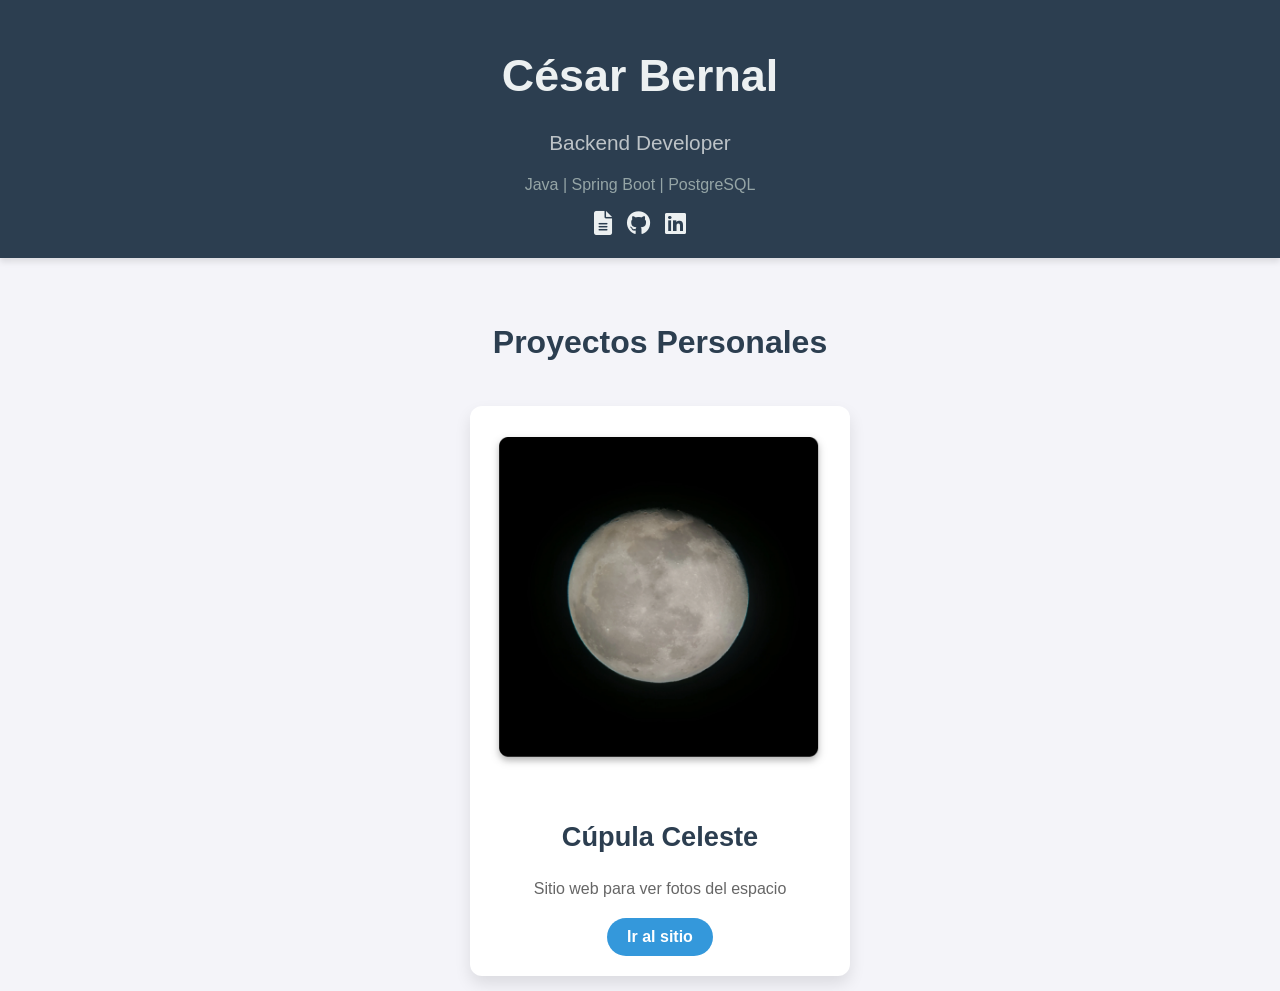
<file: index.html>
<!DOCTYPE html>
<html lang="es">
<head>
    <meta charset="UTF-8">
    <meta name="viewport" content="width=device-width, initial-scale=1.0">
    <link rel="stylesheet" href="/css/style.css">
    <link rel="stylesheet" href="https://cdnjs.cloudflare.com/ajax/libs/font-awesome/6.0.0-beta3/css/all.min.css">
    <title>César Bernal - Portfolio</title>
</head>
<body>
    <header>
        <h1>César Bernal</h1>
        <p class="subtitle">Backend Developer</p>
        <p class="tech-stack">Java | Spring Boot | PostgreSQL</p>
        <div class="header-links">
            <a href="/pdf/CV- Cesar Bernal Spanish.pdf" target="_blank" title="CV"><i class="fas fa-file-alt"></i></a>
            <a href="https://github.com/Cesar-64bit" target="_blank" title="GitHub"><i class="fab fa-github"></i></a>
            <a href="https://www.linkedin.com/in/c%C3%A9sar-bernal-a9473924a/" target="_blank" title="LinkedIn"><i class="fab fa-linkedin"></i></a>
        </div>
    </header>

    <main>
        <section class="portfolio">
            <h2>Proyectos Personales</h2>
            <div class="project-card">
                <img src="img/Captura.PNG" alt="Cúpula Celeste" class="project-image">
                <h3>Cúpula Celeste</h3>
                <p class="project-description">Sitio web para ver fotos del espacio</p>
                <a href="https://cupula-celeste.com/" target="_blank" class="button">Ir al sitio</a>
            </div>
        </section>
    </main>
</body>
</html>
</file>
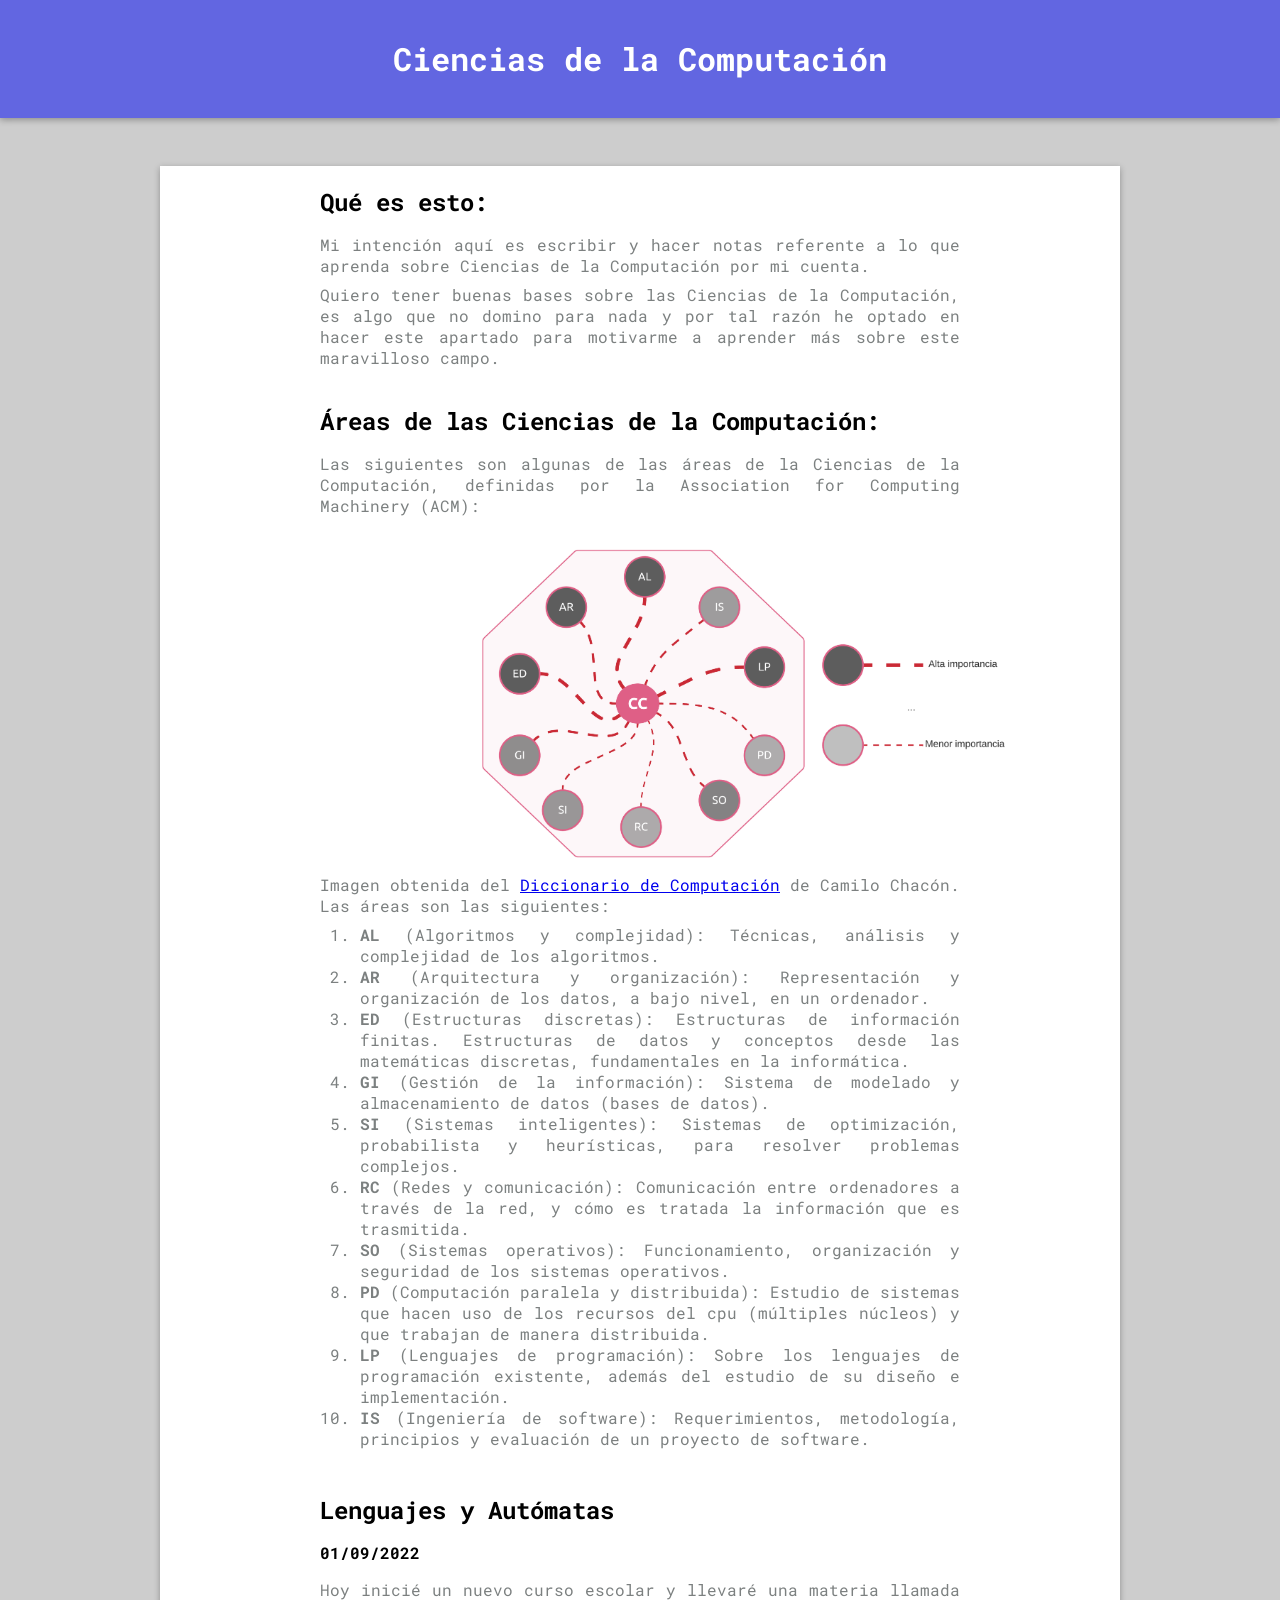
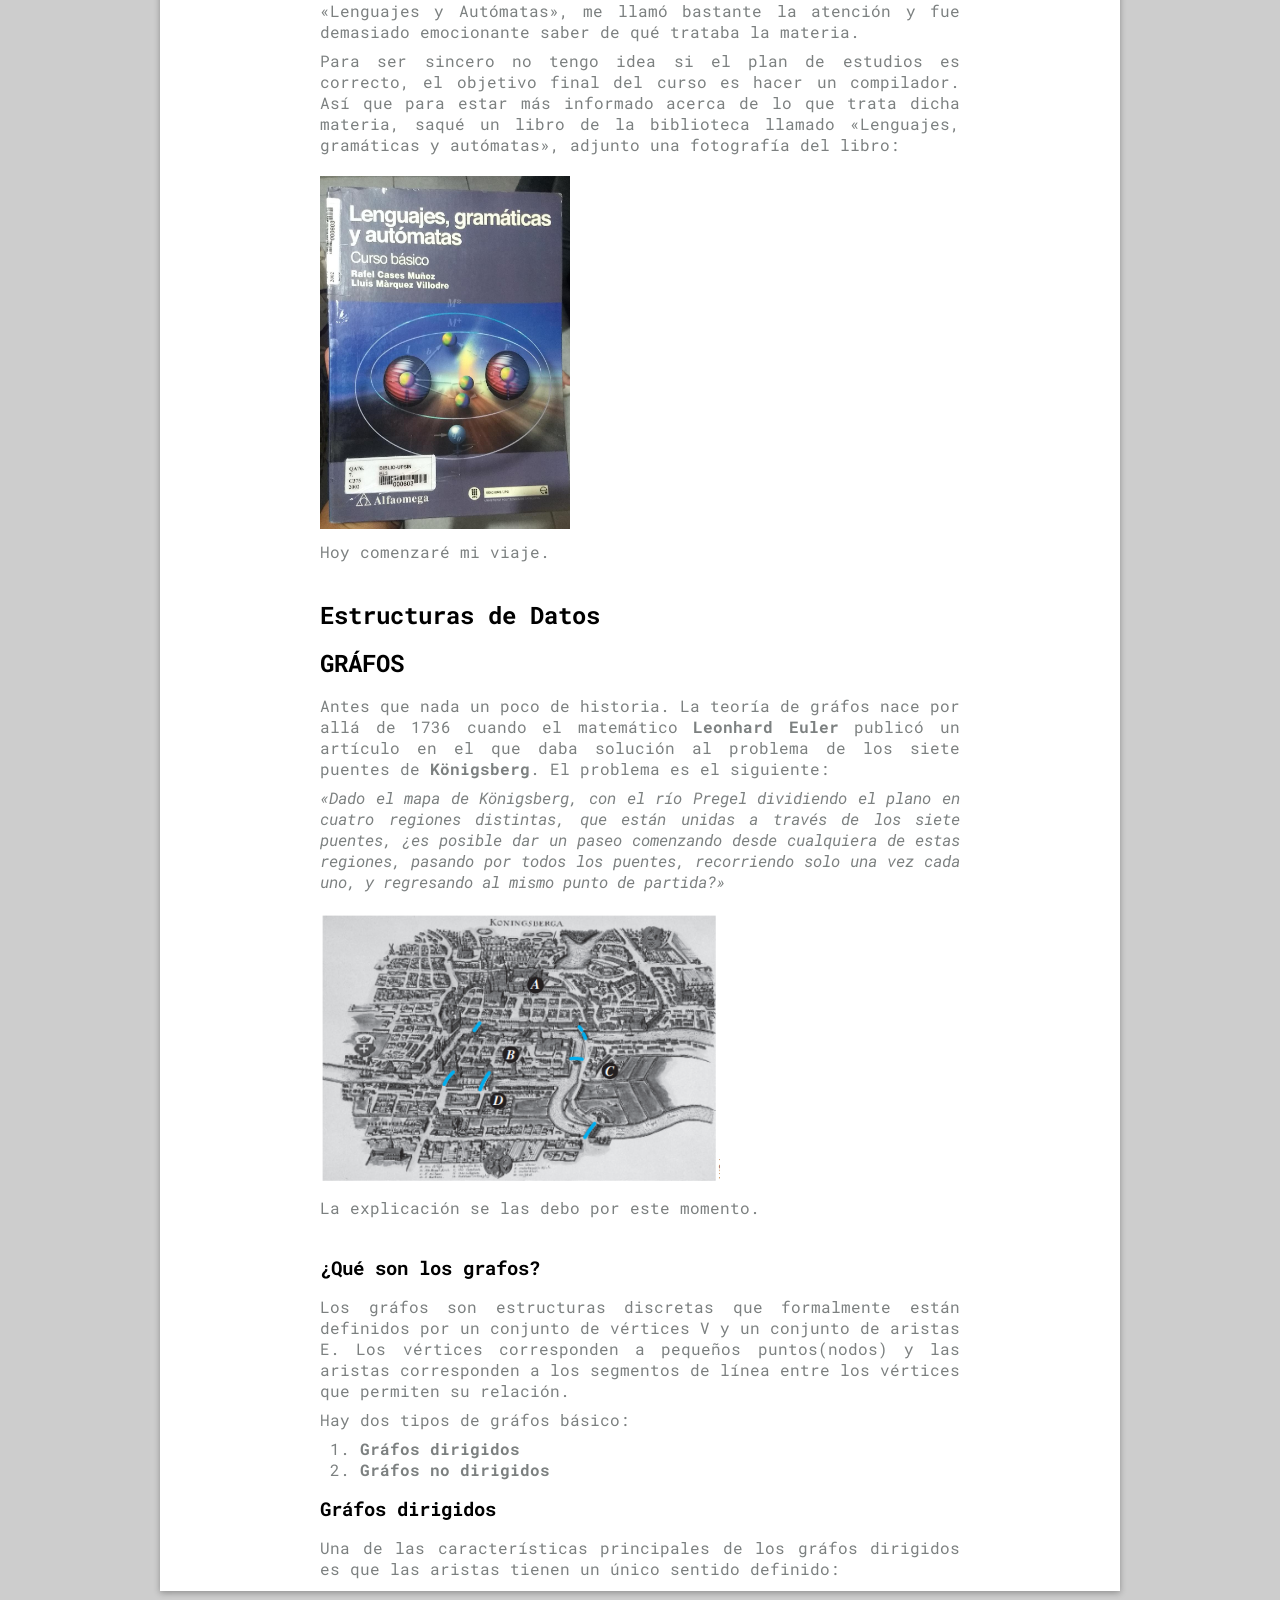
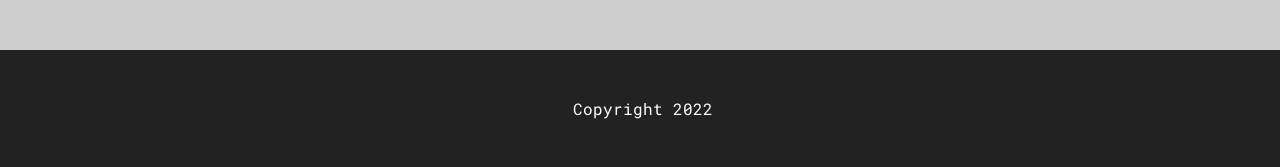
<file: CienciasComputacion.html>
<!DOCTYPE html>
<html lang="en">
<head>
    <title>Mi Bitacora CS</title>
    <link rel="stylesheet" href="css/cc.css">
    <link rel="preconnect" href="https://fonts.googleapis.com">
    <link rel="preconnect" href="https://fonts.gstatic.com" crossorigin>
    <link href="https://fonts.googleapis.com/css2?family=Roboto+Mono:wght@400;700&display=swap" rel="stylesheet">
</head>
<body>
    <header id="titulo">
        <h1>Ciencias de la Computación</h1>
    </header>

    <section class="container">
        <article>
            <h2>Qué es esto:</h2>
            <p>
                Mi intención aquí es escribir y hacer notas referente a lo que aprenda sobre Ciencias de la Computación por mi cuenta.
            </p>
            <p>
                Quiero tener buenas bases sobre las Ciencias de la Computación, es algo que no domino para nada y por tal razón he optado
                en hacer este apartado para motivarme a aprender más sobre este maravilloso campo.<br><br>
            </p>

            <!--ÁREAS DE LAS CIENCIAS DE LA COMPUTACIÓN-->
            <h2>Áreas de las Ciencias de la Computación:</h2>
            <p>
                Las siguientes son algunas de las áreas de la Ciencias de la Computación, definidas por la Association for Computing Machinery (ACM):<br><br>
                <img src="img/octagono_subAreas.png" width="700"/>
                Imagen obtenida del <a target="_blank" href="https://github.com/camilochs/diccionario-computacion">Diccionario de Computación</a> de Camilo Chacón. Las áreas son las siguientes:<br>

                <ol>
                    <li> <span style="font-weight:bolder ">AL</span> (Algoritmos y complejidad): Técnicas, análisis y complejidad de los algoritmos.</li>
                    <li> <span style="font-weight:bolder ">AR</span> (Arquitectura y organización): Representación y organización de los datos, a bajo nivel, en un ordenador.</li>
                    <li> <span style="font-weight:bolder ">ED</span> (Estructuras discretas): Estructuras de información finitas. Estructuras de datos y conceptos desde las matemáticas discretas, fundamentales en la informática.</li>
                    <li> <span style="font-weight:bolder ">GI</span> (Gestión de la información): Sistema de modelado y almacenamiento de datos (bases de datos).</li>
                    <li> <span style="font-weight:bolder ">SI</span> (Sistemas inteligentes): Sistemas de optimización, probabilista y heurísticas, para resolver problemas complejos.</li>
                    <li> <span style="font-weight:bolder ">RC</span> (Redes y comunicación): Comunicación entre ordenadores a través de la red, y cómo es tratada la información que es trasmitida.</li>
                    <li> <span style="font-weight:bolder ">SO</span> (Sistemas operativos): Funcionamiento, organización y seguridad de los sistemas operativos.</li>
                    <li> <span style="font-weight:bolder ">PD</span> (Computación paralela y distribuida): Estudio de sistemas que hacen uso de los recursos del cpu (múltiples núcleos) y que trabajan de manera distribuida.</li>
                    <li> <span style="font-weight:bolder ">LP</span> (Lenguajes de programación): Sobre los lenguajes de programación existente, además del estudio de su diseño e implementación.</li>
                    <li> <span style="font-weight:bolder ">IS</span> (Ingeniería de software): Requerimientos, metodología, principios y evaluación de un proyecto de software.</li>
                </ol>
                <br>
            </p>

            <!--LENGUAJES Y AUTÓMATAS-->
            <h2>Lenguajes y Autómatas</h2>
            <h4>01/09/2022</h4>
            <p>
                Hoy inicié un nuevo curso escolar y llevaré una materia llamada «Lenguajes y Autómatas», me llamó bastante la atención y fue demasiado
                emocionante saber de qué trataba la materia.
            </p>
            <p>
                Para ser sincero no tengo idea si el plan de estudios es correcto, el objetivo final del curso es hacer un compilador. Así
                que para estar más informado acerca de lo que trata dicha materia, saqué un libro de la biblioteca llamado «Lenguajes, gramáticas y autómatas»,
                adjunto una fotografía del libro: <br><br>
                <img src="img/libro.jpeg" width="250"/>
            </p>
            <p>
                Hoy comenzaré mi viaje.
                <br><br>
            </p>

            <!--ESTRUCTURAS DE DATOS-->
            <h2>Estructuras de Datos</h2>
            <h3 style="font-size: 1.5rem;">GRÁFOS</h3>
            <p>
                Antes que nada un poco de historia. La teoría de gráfos nace por allá de 1736 cuando el matemático 
                <span style="font-weight: bolder;">Leonhard Euler</span> publicó un artículo en el que daba solución al problema de los
                siete puentes de <span style="font-weight:bolder;">Königsberg</span>. El problema es el siguiente:
            </p>
            <p>
                <i>«Dado el mapa de Königsberg, con el río Pregel dividiendo el plano en cuatro regiones distintas, que están unidas a través de los siete puentes, 
                ¿es posible dar un paseo comenzando desde cualquiera de estas regiones, pasando por todos los puentes, recorriendo solo una vez cada uno, y 
                regresando al mismo punto de partida?»</i><br><br>
                <img src="img/puentes.PNG" width="400"/>
            </p>
            <p>
                La explicación se las debo por este momento.<br><br>
            </p>

            <h3>¿Qué son los grafos?</h3>
            <p>
                Los gráfos son estructuras discretas que formalmente están definidos por un conjunto de vértices V y un conjunto de aristas E. Los vértices
                corresponden a pequeños puntos(nodos) y las aristas corresponden a los segmentos de línea entre los vértices que permiten
                su relación.
            </p>
            <p>
                Hay dos tipos de gráfos básico:
                <ol>
                    <li><span style="font-weight:bolder">Gráfos dirigidos</span></li>
                    <li><span style="font-weight:bolder">Gráfos no dirigidos</span></li>
                </ol>
            </p>

            <h3>Gráfos dirigidos</h3>
            <p>
                Una de las características principales de los gráfos dirigidos es que las aristas tienen un único sentido definido:
            </p>
        </article>
    </section>

    <footer>
        <p>Copyright 2022</p>
    </footer>
</body>
</html>
</file>
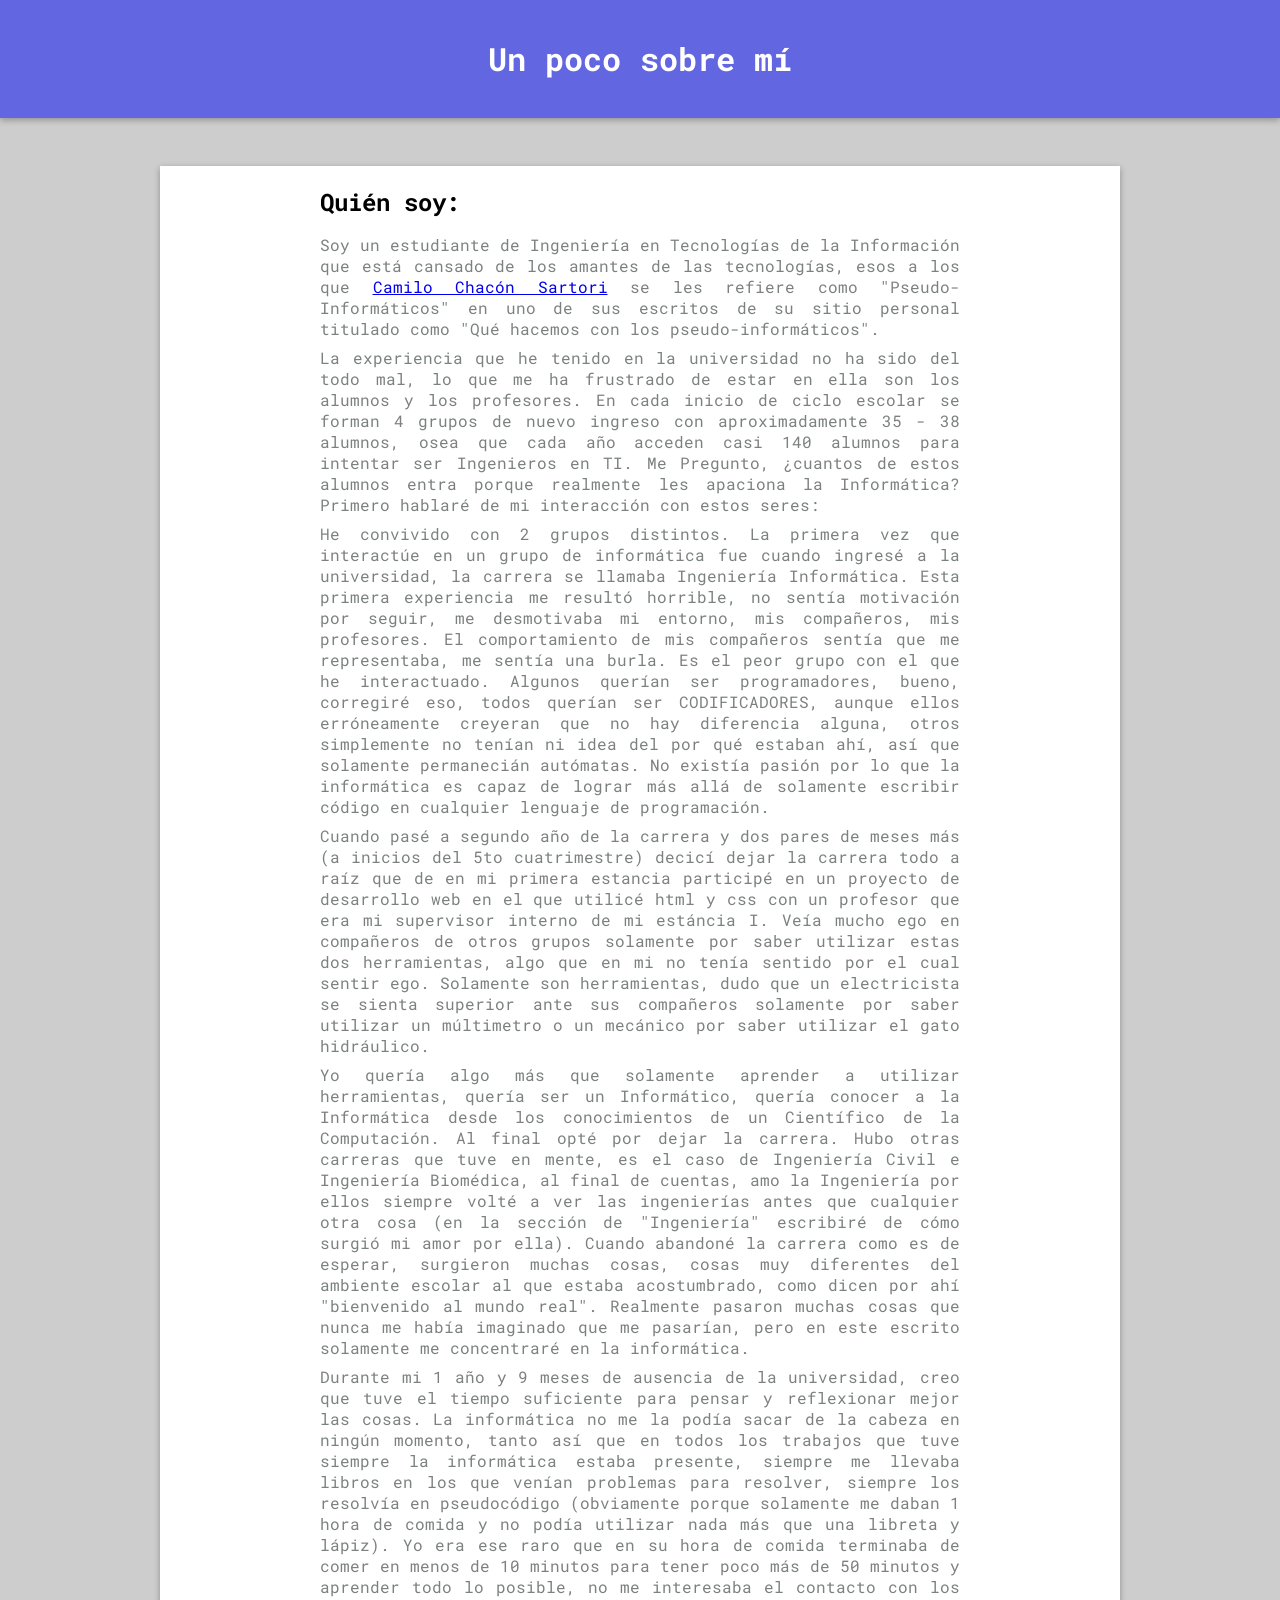
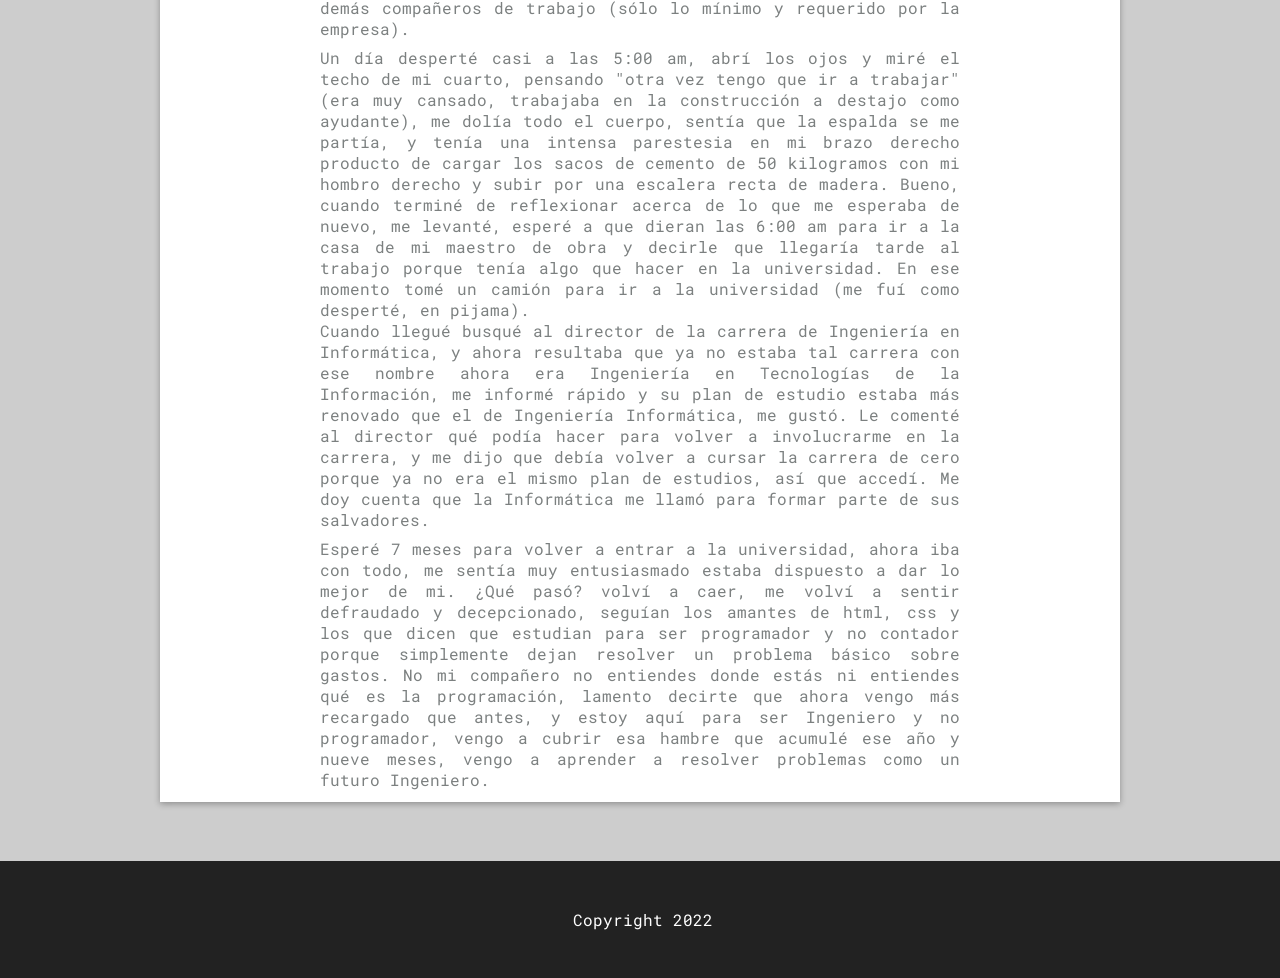
<file: sobreMi.html>
<!DOCTYPE html>
<html lang="en">
<head>
    <title>Mi Bitacora CS</title>
    <link rel="stylesheet" href="css/cc.css">
    <link rel="preconnect" href="https://fonts.googleapis.com">
    <link rel="preconnect" href="https://fonts.gstatic.com" crossorigin>
    <link href="https://fonts.googleapis.com/css2?family=Roboto+Mono:wght@400;700&display=swap" rel="stylesheet">
</head>
<body>
    <header id="titulo">
        <h1>Un poco sobre mí</h1>
    </header>

    <section class="container">
        <article>
            <h2>Quién soy:</h2>
            <p>
                Soy un estudiante de Ingeniería en Tecnologías de la Información que está cansado de los amantes de las tecnologías,
                esos a los que <a target="_blank" href ="https://camilochs.github.io/web/">Camilo Chacón Sartori</a> 
                se les refiere como "Pseudo-Informáticos" en uno de sus escritos de su sitio personal titulado como
                "Qué hacemos con los pseudo-informáticos".
            </p>
            <p>
                La experiencia que he tenido en la universidad no ha sido del todo mal, lo que me ha frustrado de estar en ella son
                los alumnos y los profesores. En cada inicio de ciclo escolar se forman 4 grupos de nuevo ingreso con
                aproximadamente 35 - 38 alumnos, osea que cada año acceden casi 140 alumnos para intentar ser Ingenieros en TI. 
                Me Pregunto, ¿cuantos de estos alumnos entra porque realmente les apaciona la Informática? Primero hablaré de mi
                interacción con estos seres:
            </p>
            <p>
                He convivido con 2 grupos distintos. La primera vez que interactúe en un grupo de informática fue cuando ingresé 
                a la universidad, la carrera se llamaba Ingeniería Informática. Esta primera experiencia me resultó horrible, no
                sentía motivación por seguir, me desmotivaba mi entorno, mis compañeros, mis profesores. El comportamiento de mis
                compañeros sentía que me representaba, me sentía una burla. Es el peor grupo con el que he interactuado. Algunos querían
                ser programadores, bueno, corregiré eso, todos querían ser CODIFICADORES, aunque ellos erróneamente creyeran que no
                hay diferencia alguna, otros simplemente no tenían ni idea del por qué estaban ahí, así que solamente permanecián
                autómatas. No existía pasión por lo que la informática es capaz de lograr más allá de solamente escribir código en 
                cualquier lenguaje de programación.
            </p>
            <p>
                Cuando pasé a segundo año de la carrera y dos pares de meses más (a inicios del 5to cuatrimestre) decicí dejar la
                carrera todo a raíz que de en mi primera estancia participé en un proyecto de desarrollo web en el que utilicé
                html y css con un profesor que era mi supervisor interno de mi estáncia I. Veía mucho ego en compañeros de otros
                grupos solamente por saber utilizar estas dos herramientas, algo que en mi no tenía sentido por el cual sentir ego.
                Solamente son herramientas, dudo que un electricista se sienta superior ante sus compañeros solamente por saber utilizar
                un múltimetro o un mecánico por saber utilizar el gato hidráulico. <br>
            </p>
            <p>
                Yo quería algo más que solamente aprender a utilizar herramientas, quería ser un Informático, quería conocer
                a la Informática desde los conocimientos de un Científico de la Computación. Al final opté por dejar la carrera. Hubo
                otras carreras que tuve en mente, es el caso de Ingeniería Civil e Ingeniería Biomédica, al final de cuentas, amo la
                Ingeniería por ellos siempre volté a ver las ingenierías antes que cualquier otra cosa (en la sección de "Ingeniería"
                escribiré de cómo surgió mi amor por ella). Cuando abandoné la carrera como es de esperar, surgieron muchas cosas, cosas
                muy diferentes del ambiente escolar al que estaba acostumbrado, como dicen por ahí "bienvenido al mundo real". Realmente
                pasaron muchas cosas que nunca me había imaginado que me pasarían, pero en este escrito solamente me concentraré en la informática.
            </p>
            <p>
                Durante mi 1 año y 9 meses de ausencia de la universidad, creo que tuve el tiempo suficiente para pensar y reflexionar
                mejor las cosas. La informática no me la podía sacar de la cabeza en ningún momento, tanto así que en todos los trabajos que
                tuve siempre la informática estaba presente, siempre me llevaba libros en los que venían problemas para resolver, siempre los
                resolvía en pseudocódigo (obviamente porque solamente me daban 1 hora de comida y no podía utilizar nada más que una libreta y lápiz).
                Yo era ese raro que en su hora de comida terminaba de comer en menos de 10 minutos para tener poco más de 50 minutos y aprender
                todo lo posible, no me interesaba el contacto con los demás compañeros de trabajo (sólo lo mínimo y requerido por la empresa).
            </p>
            <p>
                Un día desperté casi a las 5:00 am, abrí los ojos y miré el techo de mi cuarto, pensando "otra vez tengo que ir a trabajar"
                (era muy cansado, trabajaba en la construcción a destajo como ayudante), me dolía todo el cuerpo, sentía que la espalda se me
                partía, y tenía una intensa parestesia en mi brazo derecho producto de cargar los sacos de cemento de 50 kilogramos con mi hombro
                derecho y subir por una escalera recta de madera. Bueno, cuando terminé de reflexionar acerca de lo que me esperaba de nuevo, me levanté,
                esperé a que dieran las 6:00 am para ir a la casa de mi maestro de obra y decirle que llegaría tarde al trabajo porque tenía algo que
                hacer en la universidad. En ese momento tomé un camión para ir a la universidad (me fuí como desperté, en pijama). <br>
                Cuando llegué busqué al director de la carrera de Ingeniería en Informática, y ahora resultaba que ya no estaba tal carrera con ese nombre
                ahora era Ingeniería en Tecnologías de la Información, me informé rápido y su plan de estudio estaba más renovado que el de Ingeniería
                Informática, me gustó. Le comenté al director qué podía hacer para volver a involucrarme en la carrera, y me dijo que debía volver
                a cursar la carrera de cero porque ya no era el mismo plan de estudios, así que accedí. Me doy cuenta que la Informática me llamó
                para formar parte de sus salvadores.
            </p>
            <p>
                Esperé 7 meses para volver a entrar a la universidad, ahora iba con todo, me sentía muy entusiasmado estaba dispuesto a dar lo mejor
                de mi. ¿Qué pasó? volví a caer, me volví a sentir defraudado y decepcionado, seguían los amantes de html, css y los que dicen que
                estudian para ser programador y no contador porque simplemente dejan resolver un problema básico sobre gastos. No mi compañero no
                entiendes donde estás ni entiendes qué es la programación, lamento decirte que ahora vengo más recargado que antes, y estoy aquí para
                ser Ingeniero y no programador, vengo a cubrir esa hambre que acumulé ese año y nueve meses, vengo a aprender a resolver problemas como
                un futuro Ingeniero.
            </p>
        </article>
    </section>

    <footer>
        <p>Copyright 2022</p>
    </footer>
</body>
</html>
</file>
<file: css/style.css>
/* Estilos generales */
body {
    font-family: Arial, sans-serif;
    background-color: #f4f4f9;
    color: #333;
    margin: 0;
    padding: 0;
    display: flex;
    flex-direction: column;
    align-items: center;
    justify-content: flex-start;
    min-height: 100vh;
}

/* Encabezado */
header {
    text-align: center;
    margin-bottom: 40px;
    background-color: #2c3e50;
    width: 100%;
    padding: 20px 0;
    color: #fff;
    box-shadow: 0 4px 6px rgba(0, 0, 0, 0.1);
}

header h1 {
    font-size: 2.8em;
    color: #ecf0f1;
}

.subtitle {
    font-size: 1.3em;
    color: #bdc3c7;
}

.tech-stack {
    font-size: 1em;
    color: #95a5a6;
}

/* Enlaces del Header */
.header-links {
    display: flex;
    gap: 15px;
    justify-content: center;
}

.header-links a {
    color: #ecf0f1;
    font-size: 1.5em;
    transition: color 0.3s ease;
}

.header-links a:hover {
    color: #3498db;
}

/* Sección de Portfolio */
.portfolio {
    display: flex;
    flex-direction: column;
    align-items: center;
    width: 100%;
    max-width: 1000px;
    padding: 0 20px;
}

.portfolio h2 {
    font-size: 2em;
    color: #2c3e50;
    margin-bottom: 30px;
}

/* Tarjetas de Proyecto */
.project-card {
    background-color: #ffffff;
    border-radius: 12px;
    box-shadow: 0 8px 16px rgba(0, 0, 0, 0.1);
    padding: 20px;
    text-align: center;
    width: 100%;
    max-width: 340px;
    margin: 15px 0;
    transition: transform 0.3s ease, box-shadow 0.3s ease;
}

.project-card:hover {
    transform: translateY(-8px);
    box-shadow: 0 10px 20px rgba(0, 0, 0, 0.15);
}

.project-image {
    width: 100%;
    height: auto;
    border-radius: 8px;
    margin-bottom: 15px;
}

.project-card h3 {
    font-size: 1.7em;
    color: #2c3e50;
}

.project-description {
    font-size: 1em;
    color: #666;
    margin-bottom: 20px;
}

/* Botón de la tarjeta */
.button {
    display: inline-block;
    background-color: #3498db;
    color: #ffffff;
    padding: 10px 20px;
    border-radius: 25px;
    text-decoration: none;
    font-weight: bold;
    transition: background-color 0.3s ease, box-shadow 0.3s ease;
}

.button:hover {
    background-color: #2980b9;
    box-shadow: 0 4px 8px rgba(0, 0, 0, 0.15);
}

/* Media Queries para Responsividad */
@media (max-width: 768px) {
    header h1 {
        font-size: 2.2em;
    }

    .subtitle, .tech-stack {
        font-size: 1em;
    }

    .header-links a {
        font-size: 1.3em;
    }

    .portfolio h2 {
        font-size: 1.8em;
    }

    .project-card {
        width: 90%;
    }
}

@media (max-width: 480px) {
    header h1 {
        font-size: 1.8em;
    }

    .subtitle, .tech-stack {
        font-size: 0.9em;
    }

    .header-links {
        flex-direction: column;
        gap: 10px;
    }

    .portfolio h2 {
        font-size: 1.6em;
    }

    .button {
        padding: 8px 15px;
    }
}
</file>
<file: css/cc.css>
html {
    font-family: 'Roboto Mono', monospace;
}

body {
    margin: 0;
    background-color: #4444;
    position: relative;
    padding-bottom: 8rem;
    min-height: 100vh;
    text-align: justify;
}

header {
    background-color: #6266E1;
    box-shadow: 0 0.1rem 0.4rem rgba(0,0,0,0.3);
    color: #ffff;
    padding: 1rem;
}

header h1 {
    font-size: 2rem;
    text-align: center;
}

section article {
    background-color: #fff;
    box-shadow: 0 0.1rem 0.4rem rgba(0,0,0,0.3);
    margin: 3rem 10rem;
    padding: 0.25rem 0;
}

section article h2{
    text-align: left;
    font-size: 1.5rem;
    margin: 1rem 10rem;
}

section article h4 {
    text-align: left;
    margin: 1rem 10rem;
}

section article h3 {
    text-align: left;
    margin: 1rem 10rem;
}

section article p {
    color: #7C8080;
    font-size: 1rem;
    margin: 0.5rem 10rem;
}

section article ol {
    color: #7C8080;
    font-size: 1rem;
    margin: 0.5rem 10rem;
}

section article img{
    text-align: center;
}

footer {
    background-color: #222;
    padding: 3rem;
    position: absolute;
    bottom: 0;
    width: 92.92%;
}

footer p {
    color: #fff;
    margin: 0;
    text-align: center;
}

footer a {
    transition: color 0.3s ease;
    color: #fff;
    text-decoration-color: none;
}

footer a:hover {
    color: cornflowerblue;
}
</file>
